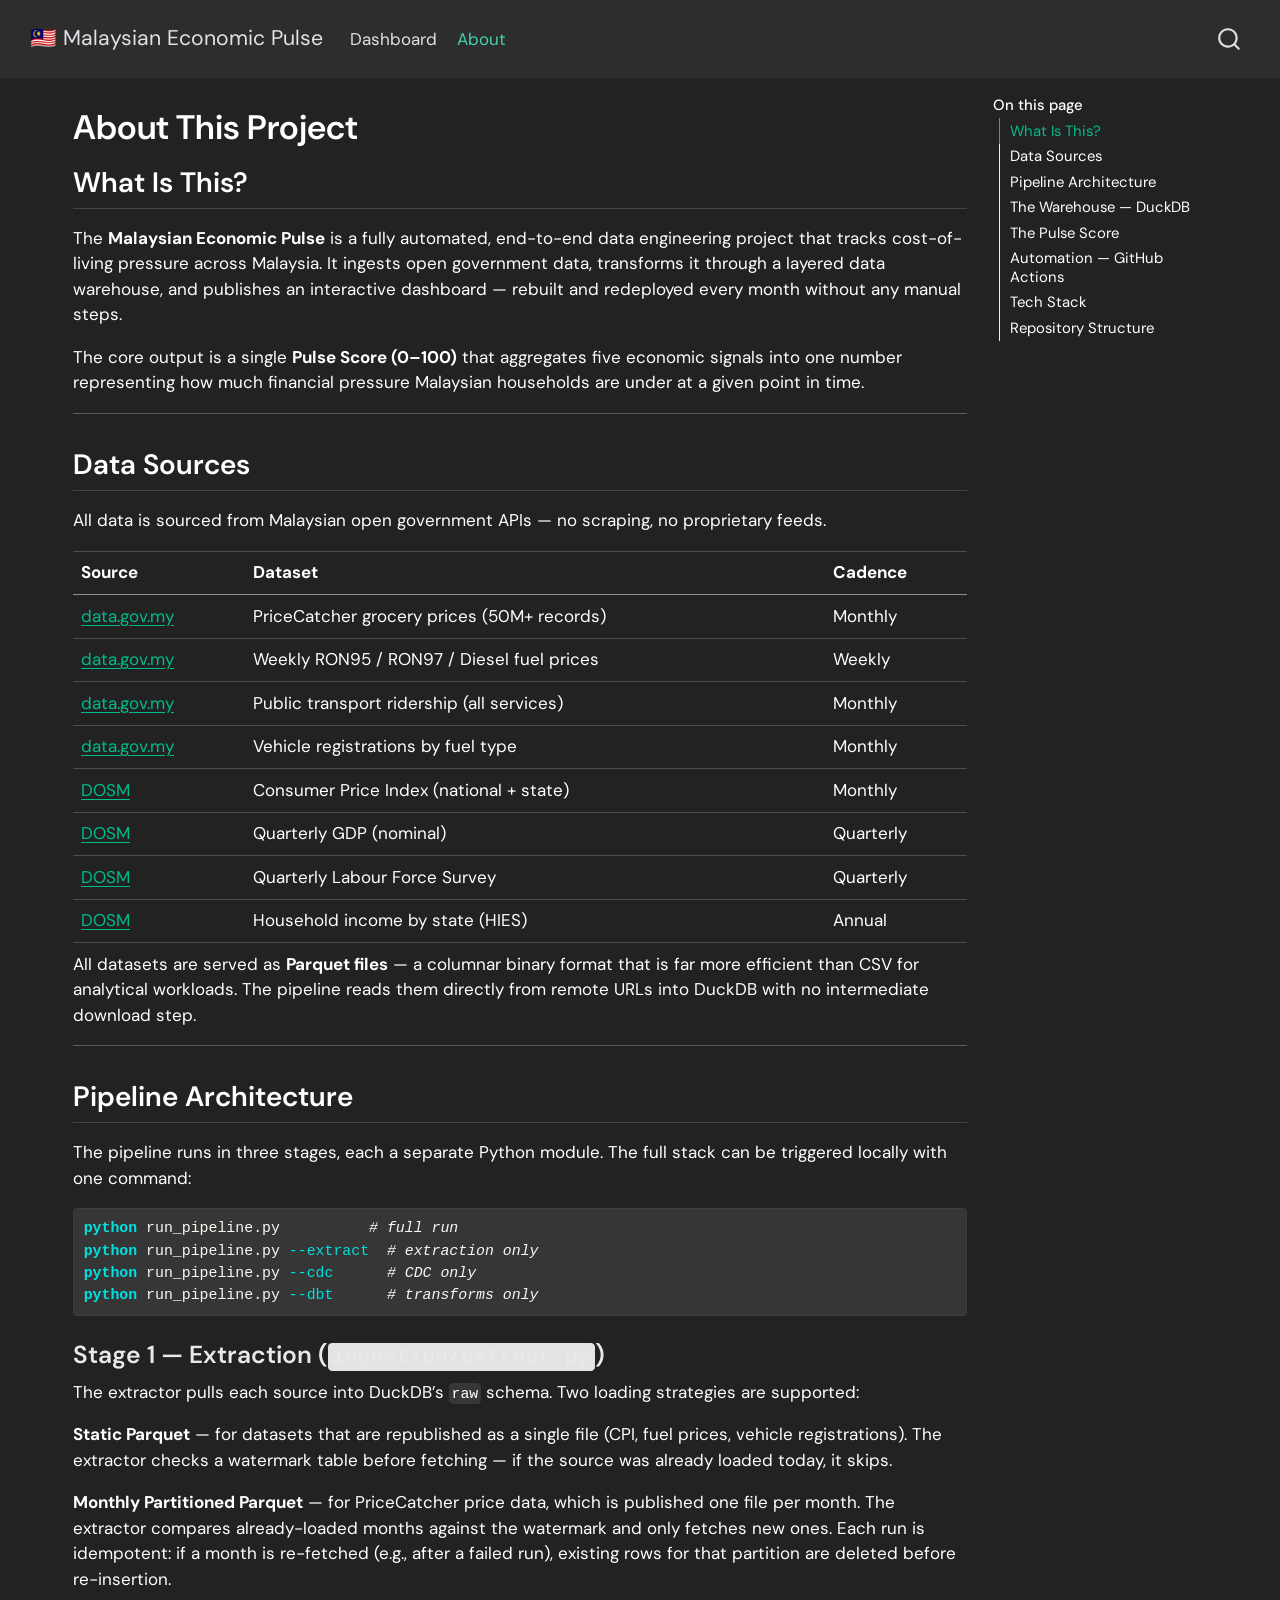
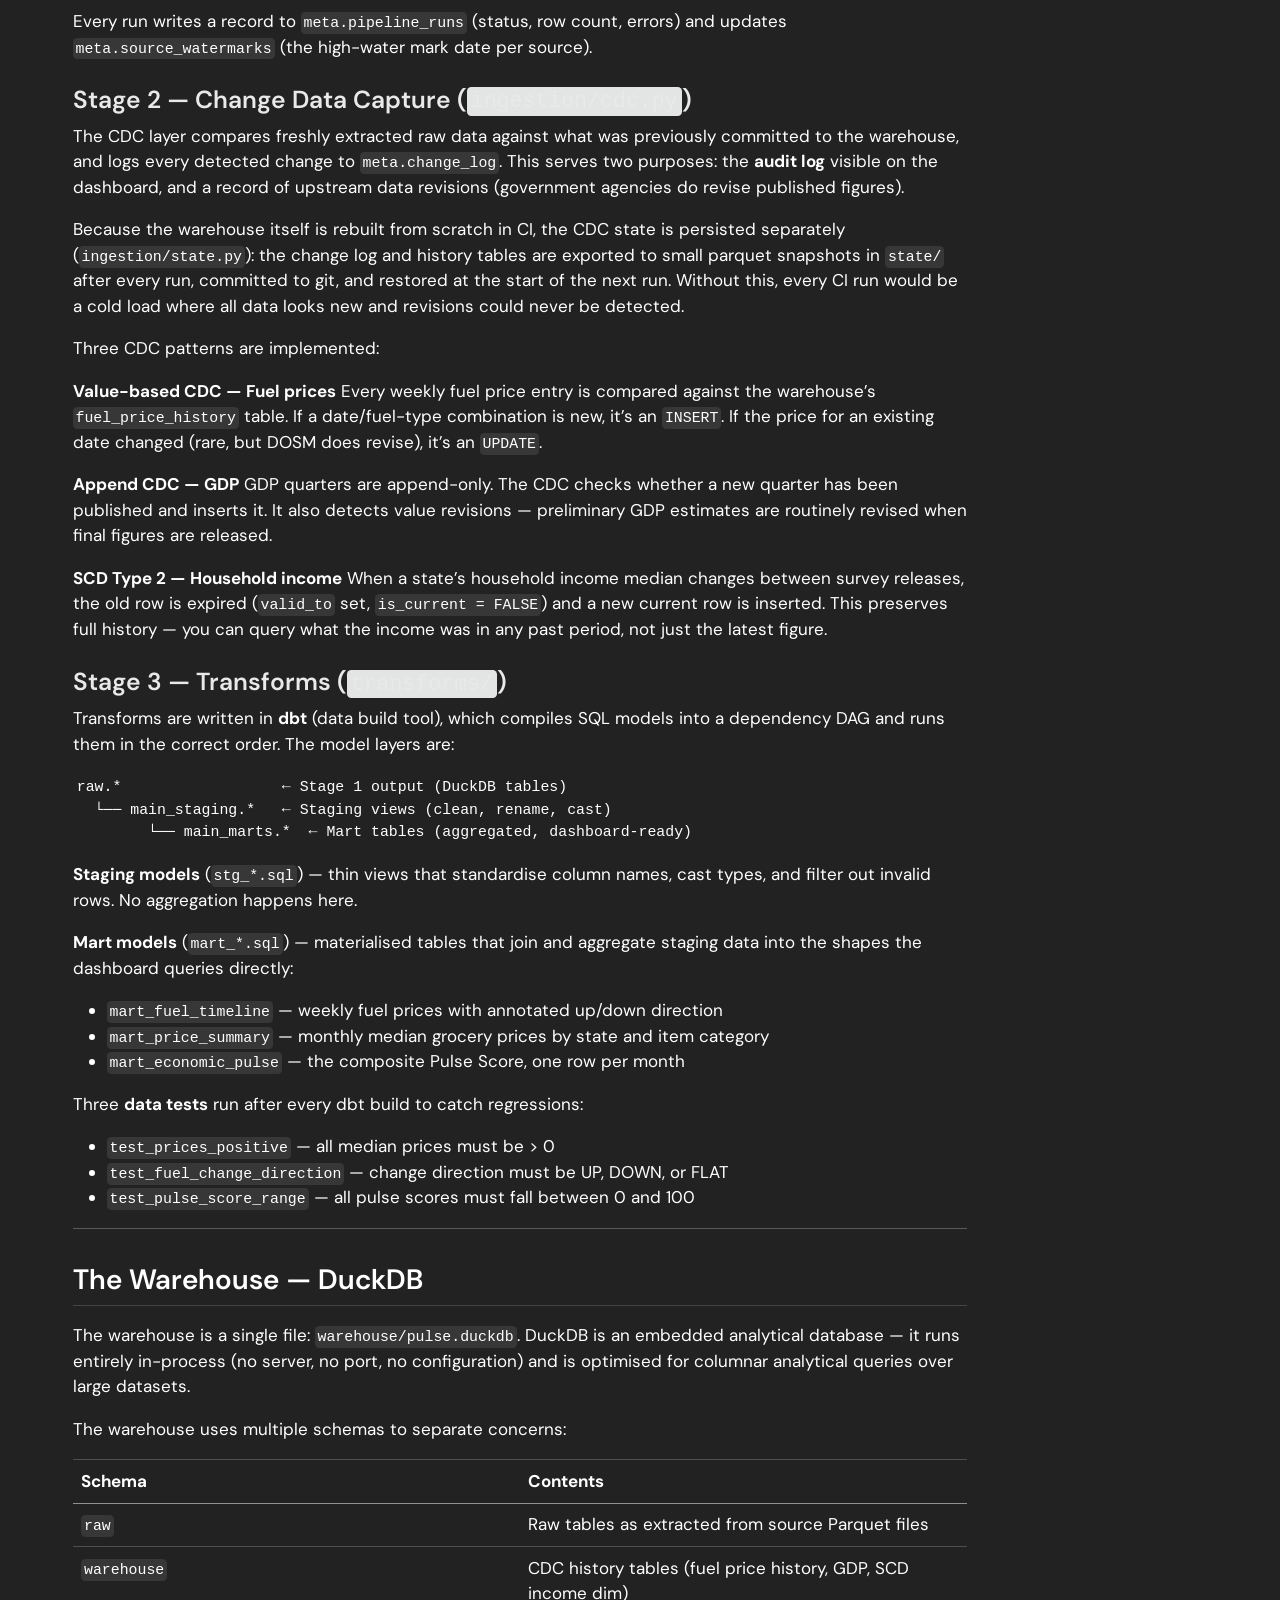
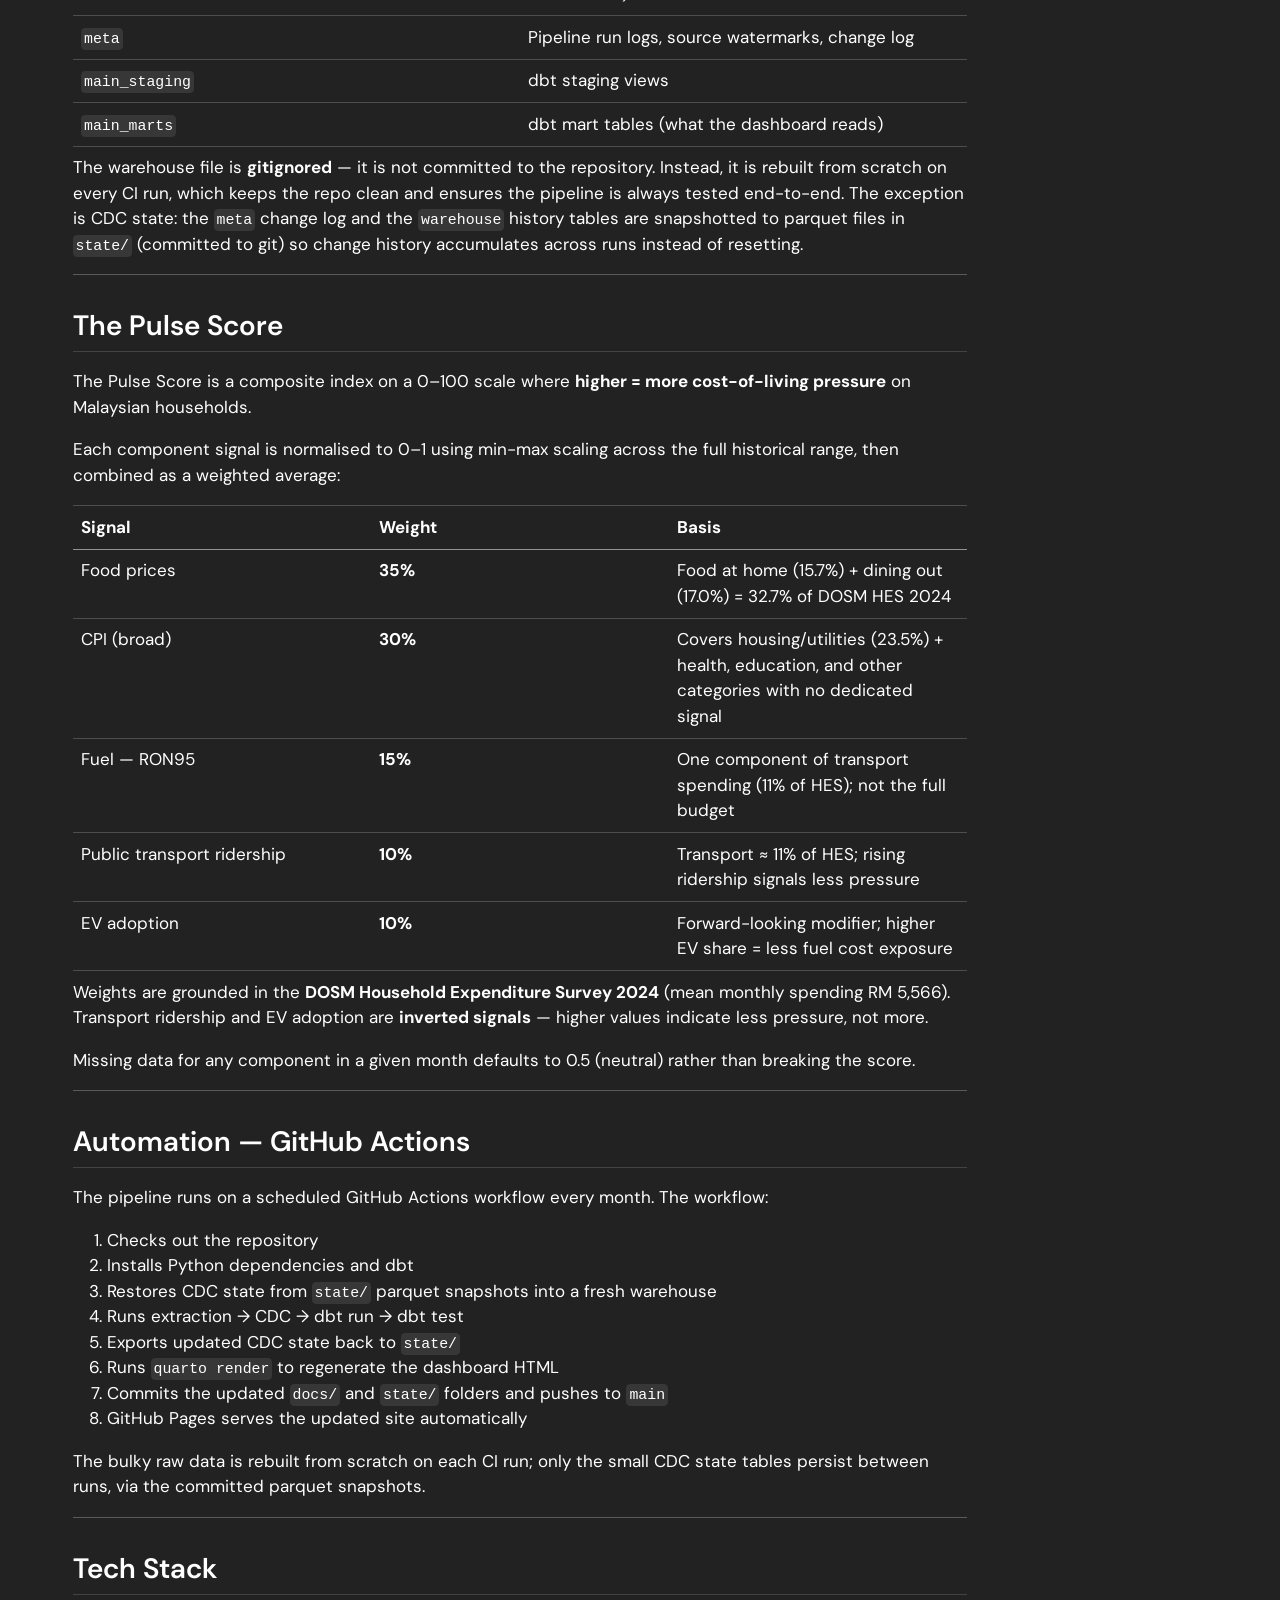
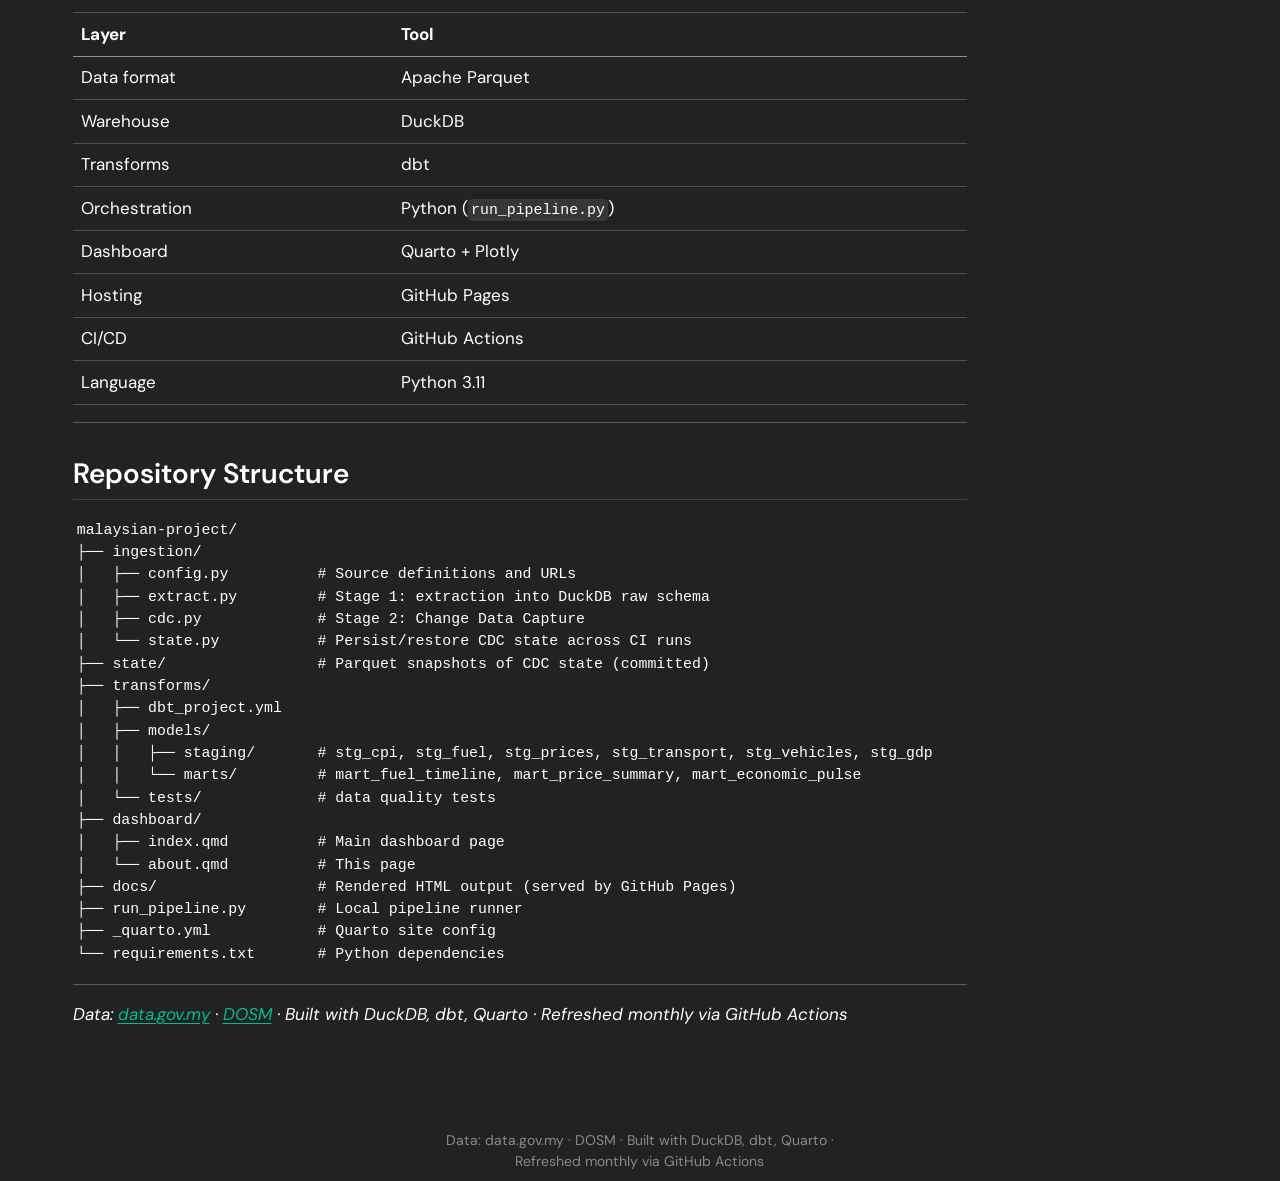
<file: dashboard/about.html>
<!DOCTYPE html>
<html xmlns="http://www.w3.org/1999/xhtml" lang="en" xml:lang="en"><head>

<meta charset="utf-8">
<meta name="generator" content="quarto-1.11.9">

<meta name="viewport" content="width=device-width, initial-scale=1.0, user-scalable=yes">


<title>About This Project – Malaysian Economic Pulse</title>
<style>
/* Default styles provided by pandoc.
** See https://pandoc.org/MANUAL.html#variables-for-html for config info.
*/
span.smallcaps{font-variant: small-caps;}
div.columns{display: flex; gap: 1.5em;}
div.column{flex: auto;}
@media screen {
div.columns{gap: min(4vw, 1.5em);}
div.column{overflow-x: auto;}
}
div.hanging-indent{margin-left: 1.5em; text-indent: -1.5em;}
ul.task-list{list-style: none;}
ul.task-list li input[type="checkbox"] {
  width: 0.8em;
  margin: 0 0.8em 0.2em -1em; /* quarto-specific, see https://github.com/quarto-dev/quarto-cli/issues/4556 */ 
  vertical-align: middle;
}
/* CSS for syntax highlighting */
html { -webkit-text-size-adjust: 100%; }
pre > code.sourceCode { white-space: pre; position: relative; }
pre > code.sourceCode > span { display: inline-block; line-height: 1.25; }
pre > code.sourceCode > span:empty { height: 1.2em; }
.sourceCode { overflow: visible; }
code.sourceCode > span { color: inherit; text-decoration: inherit; }
div.sourceCode { margin: 1em 0; }
pre.sourceCode { margin: 0; }
@media screen {
div.sourceCode { overflow: auto; }
}
@media print {
pre > code.sourceCode { white-space: pre-wrap; }
pre > code.sourceCode > span { text-indent: -5em; padding-left: 5em; }
}
pre.numberSource code
  { counter-reset: source-line 0; }
pre.numberSource code > span
  { position: relative; left: -4em; counter-increment: source-line; }
pre.numberSource code > span > a:first-child::before
  { content: counter(source-line);
    position: relative; left: -1em; text-align: right; vertical-align: baseline;
    border: none; display: inline-block;
    -webkit-touch-callout: none; -webkit-user-select: none;
    -khtml-user-select: none; -moz-user-select: none;
    -ms-user-select: none; user-select: none;
    padding: 0 4px; width: 4em;
  }
pre.numberSource { margin-left: 3em;  padding-left: 4px; }
div.sourceCode
  {   }
@media screen {
pre > code.sourceCode > span > a:first-child::before { text-decoration: underline; }
}
</style>


<script src="../site_libs/quarto-nav/quarto-nav.js"></script>
<script src="../site_libs/quarto-nav/headroom.min.js"></script>
<script src="../site_libs/clipboard/clipboard.min.js"></script>
<script src="../site_libs/quarto-search/autocomplete.umd.js"></script>
<script src="../site_libs/quarto-search/fuse.min.js"></script>
<script src="../site_libs/quarto-search/quarto-search.js"></script>
<meta name="quarto:offset" content="../">
<script src="../site_libs/quarto-html/quarto.js" type="module"></script>
<script src="../site_libs/quarto-html/tabsets/tabsets.js" type="module"></script>
<script src="../site_libs/quarto-html/scrollable-regions/scrollable-regions.js" type="module"></script>
<script src="../site_libs/quarto-html/popper.min.js"></script>
<script src="../site_libs/quarto-html/tippy.umd.min.js"></script>
<script src="../site_libs/quarto-html/anchor.min.js"></script>
<link href="../site_libs/quarto-html/tippy.css" rel="stylesheet">
<link href="../site_libs/quarto-html/quarto-syntax-highlighting-dark-447e42e69aaa9833c0ba1b986f430b20.css" rel="stylesheet" id="quarto-text-highlighting-styles">
<script src="../site_libs/bootstrap/bootstrap.min.js"></script>
<link href="../site_libs/bootstrap/bootstrap-icons.css" rel="stylesheet">
<link href="../site_libs/bootstrap/bootstrap-3c95fa9ea38ad019af884ae3f0fc9e51.min.css" rel="stylesheet" append-hash="true" id="quarto-bootstrap" data-mode="dark">
<script id="quarto-search-options" type="application/json">{
  "location": "navbar",
  "copy-button": false,
  "collapse-after": 3,
  "panel-placement": "end",
  "type": "overlay",
  "limit": 50,
  "keyboard-shortcut": [
    "f",
    "/",
    "s"
  ],
  "show-item-context": false,
  "language": {
    "search-no-results-text": "No results",
    "search-matching-documents-text": "matching documents",
    "search-copy-link-title": "Copy link to search",
    "search-hide-matches-text": "Hide additional matches",
    "search-more-match-text": "more match in this document",
    "search-more-matches-text": "more matches in this document",
    "search-clear-button-title": "Clear",
    "search-text-placeholder": "",
    "search-detached-cancel-button-title": "Cancel",
    "search-submit-button-title": "Submit",
    "search-label": "Search"
  }
}</script>
<style>
  @import url('https://fonts.googleapis.com/css2?family=DM+Serif+Display:ital@0;1&family=DM+Sans:wght@300;400;500;600&display=swap');
  body { font-family: 'DM Sans', sans-serif; }
</style>


</head>

<body class="nav-fixed quarto-light"><a id="quarto-skip-link" class="visually-hidden-focusable" href="#quarto-document-content">Skip to main content</a>

<div id="quarto-search-results"></div>
  <header id="quarto-header" class="headroom fixed-top">
    <nav class="navbar navbar-expand-lg " data-bs-theme="dark" aria-label="Site">
      <div class="navbar-container container-fluid">
      <div class="navbar-brand-container mx-auto">
    <a class="navbar-brand" href="../index.html">
    <span class="navbar-title">🇲🇾 Malaysian Economic Pulse</span>
    </a>
  </div>
          <button class="navbar-toggler" type="button" data-bs-toggle="collapse" data-bs-target="#navbarCollapse" aria-controls="navbarCollapse" aria-expanded="false" aria-label="Toggle navigation" onclick="if (window.quartoToggleHeadroom) { window.quartoToggleHeadroom(); }">
  <span class="navbar-toggler-icon"></span>
</button>
          <div class="collapse navbar-collapse" id="navbarCollapse">
            <ul class="navbar-nav navbar-nav-scroll me-auto">
  <li class="nav-item">
    <a class="nav-link" href="../dashboard/index.html"> 
<span class="menu-text">Dashboard</span></a>
  </li>  
  <li class="nav-item">
    <a class="nav-link active" href="../dashboard/about.html" aria-current="page"> 
<span class="menu-text">About</span></a>
  </li>  
</ul>
          </div> <!-- /navcollapse -->
            <div class="quarto-navbar-tools">
</div>
            <div id="quarto-search" class="" title="Search"></div>
      </div> <!-- /container-fluid -->
    </nav>
</header>
<!-- content -->
<div id="quarto-content" class="quarto-container page-columns page-rows-contents page-layout-full page-navbar">
<!-- sidebar -->
<!-- margin-sidebar -->
    <div id="quarto-margin-sidebar" class="sidebar margin-sidebar">
        <nav id="TOC" role="doc-toc" aria-labelledby="toc-title" class="toc-active">
    <h2 id="toc-title">On this page</h2>
   
  <ul>
  <li><a href="#what-is-this" id="toc-what-is-this" class="nav-link active" data-scroll-target="#what-is-this">What Is This?</a></li>
  <li><a href="#data-sources" id="toc-data-sources" class="nav-link" data-scroll-target="#data-sources">Data Sources</a></li>
  <li><a href="#pipeline-architecture" id="toc-pipeline-architecture" class="nav-link" data-scroll-target="#pipeline-architecture">Pipeline Architecture</a>
  <ul class="collapse">
  <li><a href="#stage-1-extraction-ingestionextract.py" id="toc-stage-1-extraction-ingestionextract.py" class="nav-link" data-scroll-target="#stage-1-extraction-ingestionextract.py">Stage 1 — Extraction (<code>ingestion/extract.py</code>)</a></li>
  <li><a href="#stage-2-change-data-capture-ingestioncdc.py" id="toc-stage-2-change-data-capture-ingestioncdc.py" class="nav-link" data-scroll-target="#stage-2-change-data-capture-ingestioncdc.py">Stage 2 — Change Data Capture (<code>ingestion/cdc.py</code>)</a></li>
  <li><a href="#stage-3-transforms-transforms" id="toc-stage-3-transforms-transforms" class="nav-link" data-scroll-target="#stage-3-transforms-transforms">Stage 3 — Transforms (<code>transforms/</code>)</a></li>
  </ul></li>
  <li><a href="#the-warehouse-duckdb" id="toc-the-warehouse-duckdb" class="nav-link" data-scroll-target="#the-warehouse-duckdb">The Warehouse — DuckDB</a></li>
  <li><a href="#the-pulse-score" id="toc-the-pulse-score" class="nav-link" data-scroll-target="#the-pulse-score">The Pulse Score</a></li>
  <li><a href="#automation-github-actions" id="toc-automation-github-actions" class="nav-link" data-scroll-target="#automation-github-actions">Automation — GitHub Actions</a></li>
  <li><a href="#tech-stack" id="toc-tech-stack" class="nav-link" data-scroll-target="#tech-stack">Tech Stack</a></li>
  <li><a href="#repository-structure" id="toc-repository-structure" class="nav-link" data-scroll-target="#repository-structure">Repository Structure</a></li>
  </ul>
</nav>
    </div>
<!-- main -->
<main class="content column-page-left" id="quarto-document-content" tabindex="-1">

<header id="title-block-header" class="quarto-title-block default">
<div class="quarto-title">
<h1 class="title">About This Project</h1>
</div>



<div class="quarto-title-meta column-page-left">

    
  
    
  </div>
  


</header>


<section id="what-is-this" class="level2">
<h2 class="anchored" data-anchor-id="what-is-this">What Is This?</h2>
<p>The <strong>Malaysian Economic Pulse</strong> is a fully automated, end-to-end data engineering project that tracks cost-of-living pressure across Malaysia. It ingests open government data, transforms it through a layered data warehouse, and publishes an interactive dashboard — rebuilt and redeployed every month without any manual steps.</p>
<p>The core output is a single <strong>Pulse Score (0–100)</strong> that aggregates five economic signals into one number representing how much financial pressure Malaysian households are under at a given point in time.</p>
<hr>
</section>
<section id="data-sources" class="level2">
<h2 class="anchored" data-anchor-id="data-sources">Data Sources</h2>
<p>All data is sourced from Malaysian open government APIs — no scraping, no proprietary feeds.</p>
<table class="caption-top table">
<thead>
<tr class="header">
<th>Source</th>
<th>Dataset</th>
<th>Cadence</th>
</tr>
</thead>
<tbody>
<tr class="odd">
<td><a href="https://data.gov.my">data.gov.my</a></td>
<td>PriceCatcher grocery prices (50M+ records)</td>
<td>Monthly</td>
</tr>
<tr class="even">
<td><a href="https://data.gov.my">data.gov.my</a></td>
<td>Weekly RON95 / RON97 / Diesel fuel prices</td>
<td>Weekly</td>
</tr>
<tr class="odd">
<td><a href="https://data.gov.my">data.gov.my</a></td>
<td>Public transport ridership (all services)</td>
<td>Monthly</td>
</tr>
<tr class="even">
<td><a href="https://data.gov.my">data.gov.my</a></td>
<td>Vehicle registrations by fuel type</td>
<td>Monthly</td>
</tr>
<tr class="odd">
<td><a href="https://dosm.gov.my">DOSM</a></td>
<td>Consumer Price Index (national + state)</td>
<td>Monthly</td>
</tr>
<tr class="even">
<td><a href="https://dosm.gov.my">DOSM</a></td>
<td>Quarterly GDP (nominal)</td>
<td>Quarterly</td>
</tr>
<tr class="odd">
<td><a href="https://dosm.gov.my">DOSM</a></td>
<td>Quarterly Labour Force Survey</td>
<td>Quarterly</td>
</tr>
<tr class="even">
<td><a href="https://dosm.gov.my">DOSM</a></td>
<td>Household income by state (HIES)</td>
<td>Annual</td>
</tr>
</tbody>
</table>
<p>All datasets are served as <strong>Parquet files</strong> — a columnar binary format that is far more efficient than CSV for analytical workloads. The pipeline reads them directly from remote URLs into DuckDB with no intermediate download step.</p>
<hr>
</section>
<section id="pipeline-architecture" class="level2">
<h2 class="anchored" data-anchor-id="pipeline-architecture">Pipeline Architecture</h2>
<p>The pipeline runs in three stages, each a separate Python module. The full stack can be triggered locally with one command:</p>
<div class="code-copy-outer-scaffold"><div class="sourceCode" id="cb1"><pre class="sourceCode bash code-with-copy"><code class="sourceCode bash"><span id="cb1-1"><a href="#cb1-1" aria-hidden="true" tabindex="-1"></a><span class="ex">python</span> run_pipeline.py          <span class="co"># full run</span></span>
<span id="cb1-2"><a href="#cb1-2" aria-hidden="true" tabindex="-1"></a><span class="ex">python</span> run_pipeline.py <span class="at">--extract</span>  <span class="co"># extraction only</span></span>
<span id="cb1-3"><a href="#cb1-3" aria-hidden="true" tabindex="-1"></a><span class="ex">python</span> run_pipeline.py <span class="at">--cdc</span>      <span class="co"># CDC only</span></span>
<span id="cb1-4"><a href="#cb1-4" aria-hidden="true" tabindex="-1"></a><span class="ex">python</span> run_pipeline.py <span class="at">--dbt</span>      <span class="co"># transforms only</span></span></code></pre></div><button title="Copy to Clipboard" class="code-copy-button"><i class="bi"></i></button></div>
<section id="stage-1-extraction-ingestionextract.py" class="level3">
<h3 class="anchored" data-anchor-id="stage-1-extraction-ingestionextract.py">Stage 1 — Extraction (<code>ingestion/extract.py</code>)</h3>
<p>The extractor pulls each source into DuckDB’s <code>raw</code> schema. Two loading strategies are supported:</p>
<p><strong>Static Parquet</strong> — for datasets that are republished as a single file (CPI, fuel prices, vehicle registrations). The extractor checks a watermark table before fetching — if the source was already loaded today, it skips.</p>
<p><strong>Monthly Partitioned Parquet</strong> — for PriceCatcher price data, which is published one file per month. The extractor compares already-loaded months against the watermark and only fetches new ones. Each run is idempotent: if a month is re-fetched (e.g., after a failed run), existing rows for that partition are deleted before re-insertion.</p>
<p>Every run writes a record to <code>meta.pipeline_runs</code> (status, row count, errors) and updates <code>meta.source_watermarks</code> (the high-water mark date per source).</p>
</section>
<section id="stage-2-change-data-capture-ingestioncdc.py" class="level3">
<h3 class="anchored" data-anchor-id="stage-2-change-data-capture-ingestioncdc.py">Stage 2 — Change Data Capture (<code>ingestion/cdc.py</code>)</h3>
<p>The CDC layer compares freshly extracted raw data against what was previously committed to the warehouse, and logs every detected change to <code>meta.change_log</code>. This serves two purposes: the <strong>audit log</strong> visible on the dashboard, and a record of upstream data revisions (government agencies do revise published figures).</p>
<p>Because the warehouse itself is rebuilt from scratch in CI, the CDC state is persisted separately (<code>ingestion/state.py</code>): the change log and history tables are exported to small parquet snapshots in <code>state/</code> after every run, committed to git, and restored at the start of the next run. Without this, every CI run would be a cold load where all data looks new and revisions could never be detected.</p>
<p>Three CDC patterns are implemented:</p>
<p><strong>Value-based CDC — Fuel prices</strong> Every weekly fuel price entry is compared against the warehouse’s <code>fuel_price_history</code> table. If a date/fuel-type combination is new, it’s an <code>INSERT</code>. If the price for an existing date changed (rare, but DOSM does revise), it’s an <code>UPDATE</code>.</p>
<p><strong>Append CDC — GDP</strong> GDP quarters are append-only. The CDC checks whether a new quarter has been published and inserts it. It also detects value revisions — preliminary GDP estimates are routinely revised when final figures are released.</p>
<p><strong>SCD Type 2 — Household income</strong> When a state’s household income median changes between survey releases, the old row is expired (<code>valid_to</code> set, <code>is_current = FALSE</code>) and a new current row is inserted. This preserves full history — you can query what the income was in any past period, not just the latest figure.</p>
</section>
<section id="stage-3-transforms-transforms" class="level3">
<h3 class="anchored" data-anchor-id="stage-3-transforms-transforms">Stage 3 — Transforms (<code>transforms/</code>)</h3>
<p>Transforms are written in <strong>dbt</strong> (data build tool), which compiles SQL models into a dependency DAG and runs them in the correct order. The model layers are:</p>
<pre><code>raw.*                  ← Stage 1 output (DuckDB tables)
  └── main_staging.*   ← Staging views (clean, rename, cast)
        └── main_marts.*  ← Mart tables (aggregated, dashboard-ready)</code></pre>
<p><strong>Staging models</strong> (<code>stg_*.sql</code>) — thin views that standardise column names, cast types, and filter out invalid rows. No aggregation happens here.</p>
<p><strong>Mart models</strong> (<code>mart_*.sql</code>) — materialised tables that join and aggregate staging data into the shapes the dashboard queries directly:</p>
<ul>
<li><code>mart_fuel_timeline</code> — weekly fuel prices with annotated up/down direction</li>
<li><code>mart_price_summary</code> — monthly median grocery prices by state and item category</li>
<li><code>mart_economic_pulse</code> — the composite Pulse Score, one row per month</li>
</ul>
<p>Three <strong>data tests</strong> run after every dbt build to catch regressions:</p>
<ul>
<li><code>test_prices_positive</code> — all median prices must be &gt; 0</li>
<li><code>test_fuel_change_direction</code> — change direction must be UP, DOWN, or FLAT</li>
<li><code>test_pulse_score_range</code> — all pulse scores must fall between 0 and 100</li>
</ul>
<hr>
</section>
</section>
<section id="the-warehouse-duckdb" class="level2">
<h2 class="anchored" data-anchor-id="the-warehouse-duckdb">The Warehouse — DuckDB</h2>
<p>The warehouse is a single file: <code>warehouse/pulse.duckdb</code>. DuckDB is an embedded analytical database — it runs entirely in-process (no server, no port, no configuration) and is optimised for columnar analytical queries over large datasets.</p>
<p>The warehouse uses multiple schemas to separate concerns:</p>
<table class="caption-top table">
<colgroup>
<col style="width: 50%">
<col style="width: 50%">
</colgroup>
<thead>
<tr class="header">
<th>Schema</th>
<th>Contents</th>
</tr>
</thead>
<tbody>
<tr class="odd">
<td><code>raw</code></td>
<td>Raw tables as extracted from source Parquet files</td>
</tr>
<tr class="even">
<td><code>warehouse</code></td>
<td>CDC history tables (fuel price history, GDP, SCD income dim)</td>
</tr>
<tr class="odd">
<td><code>meta</code></td>
<td>Pipeline run logs, source watermarks, change log</td>
</tr>
<tr class="even">
<td><code>main_staging</code></td>
<td>dbt staging views</td>
</tr>
<tr class="odd">
<td><code>main_marts</code></td>
<td>dbt mart tables (what the dashboard reads)</td>
</tr>
</tbody>
</table>
<p>The warehouse file is <strong>gitignored</strong> — it is not committed to the repository. Instead, it is rebuilt from scratch on every CI run, which keeps the repo clean and ensures the pipeline is always tested end-to-end. The exception is CDC state: the <code>meta</code> change log and the <code>warehouse</code> history tables are snapshotted to parquet files in <code>state/</code> (committed to git) so change history accumulates across runs instead of resetting.</p>
<hr>
</section>
<section id="the-pulse-score" class="level2">
<h2 class="anchored" data-anchor-id="the-pulse-score">The Pulse Score</h2>
<p>The Pulse Score is a composite index on a 0–100 scale where <strong>higher = more cost-of-living pressure</strong> on Malaysian households.</p>
<p>Each component signal is normalised to 0–1 using min-max scaling across the full historical range, then combined as a weighted average:</p>
<table class="caption-top table">
<colgroup>
<col style="width: 33%">
<col style="width: 33%">
<col style="width: 33%">
</colgroup>
<thead>
<tr class="header">
<th>Signal</th>
<th>Weight</th>
<th>Basis</th>
</tr>
</thead>
<tbody>
<tr class="odd">
<td>Food prices</td>
<td><strong>35%</strong></td>
<td>Food at home (15.7%) + dining out (17.0%) = 32.7% of DOSM HES 2024</td>
</tr>
<tr class="even">
<td>CPI (broad)</td>
<td><strong>30%</strong></td>
<td>Covers housing/utilities (23.5%) + health, education, and other categories with no dedicated signal</td>
</tr>
<tr class="odd">
<td>Fuel — RON95</td>
<td><strong>15%</strong></td>
<td>One component of transport spending (11% of HES); not the full budget</td>
</tr>
<tr class="even">
<td>Public transport ridership</td>
<td><strong>10%</strong></td>
<td>Transport ≈ 11% of HES; rising ridership signals less pressure</td>
</tr>
<tr class="odd">
<td>EV adoption</td>
<td><strong>10%</strong></td>
<td>Forward-looking modifier; higher EV share = less fuel cost exposure</td>
</tr>
</tbody>
</table>
<p>Weights are grounded in the <strong>DOSM Household Expenditure Survey 2024</strong> (mean monthly spending RM 5,566). Transport ridership and EV adoption are <strong>inverted signals</strong> — higher values indicate less pressure, not more.</p>
<p>Missing data for any component in a given month defaults to 0.5 (neutral) rather than breaking the score.</p>
<hr>
</section>
<section id="automation-github-actions" class="level2">
<h2 class="anchored" data-anchor-id="automation-github-actions">Automation — GitHub Actions</h2>
<p>The pipeline runs on a scheduled GitHub Actions workflow every month. The workflow:</p>
<ol type="1">
<li>Checks out the repository</li>
<li>Installs Python dependencies and dbt</li>
<li>Restores CDC state from <code>state/</code> parquet snapshots into a fresh warehouse</li>
<li>Runs extraction → CDC → dbt run → dbt test</li>
<li>Exports updated CDC state back to <code>state/</code></li>
<li>Runs <code>quarto render</code> to regenerate the dashboard HTML</li>
<li>Commits the updated <code>docs/</code> and <code>state/</code> folders and pushes to <code>main</code></li>
<li>GitHub Pages serves the updated site automatically</li>
</ol>
<p>The bulky raw data is rebuilt from scratch on each CI run; only the small CDC state tables persist between runs, via the committed parquet snapshots.</p>
<hr>
</section>
<section id="tech-stack" class="level2">
<h2 class="anchored" data-anchor-id="tech-stack">Tech Stack</h2>
<table class="caption-top table">
<thead>
<tr class="header">
<th>Layer</th>
<th>Tool</th>
</tr>
</thead>
<tbody>
<tr class="odd">
<td>Data format</td>
<td>Apache Parquet</td>
</tr>
<tr class="even">
<td>Warehouse</td>
<td>DuckDB</td>
</tr>
<tr class="odd">
<td>Transforms</td>
<td>dbt</td>
</tr>
<tr class="even">
<td>Orchestration</td>
<td>Python (<code>run_pipeline.py</code>)</td>
</tr>
<tr class="odd">
<td>Dashboard</td>
<td>Quarto + Plotly</td>
</tr>
<tr class="even">
<td>Hosting</td>
<td>GitHub Pages</td>
</tr>
<tr class="odd">
<td>CI/CD</td>
<td>GitHub Actions</td>
</tr>
<tr class="even">
<td>Language</td>
<td>Python 3.11</td>
</tr>
</tbody>
</table>
<hr>
</section>
<section id="repository-structure" class="level2">
<h2 class="anchored" data-anchor-id="repository-structure">Repository Structure</h2>
<pre><code>malaysian-project/
├── ingestion/
│   ├── config.py          # Source definitions and URLs
│   ├── extract.py         # Stage 1: extraction into DuckDB raw schema
│   ├── cdc.py             # Stage 2: Change Data Capture
│   └── state.py           # Persist/restore CDC state across CI runs
├── state/                 # Parquet snapshots of CDC state (committed)
├── transforms/
│   ├── dbt_project.yml
│   ├── models/
│   │   ├── staging/       # stg_cpi, stg_fuel, stg_prices, stg_transport, stg_vehicles, stg_gdp
│   │   └── marts/         # mart_fuel_timeline, mart_price_summary, mart_economic_pulse
│   └── tests/             # data quality tests
├── dashboard/
│   ├── index.qmd          # Main dashboard page
│   └── about.qmd          # This page
├── docs/                  # Rendered HTML output (served by GitHub Pages)
├── run_pipeline.py        # Local pipeline runner
├── _quarto.yml            # Quarto site config
└── requirements.txt       # Python dependencies</code></pre>
<hr>
<p><em>Data: <a href="https://data.gov.my">data.gov.my</a> · <a href="https://dosm.gov.my">DOSM</a> · Built with DuckDB, dbt, Quarto · Refreshed monthly via GitHub Actions</em></p>


</section>

</main> <!-- /main -->
<script id="quarto-html-after-body" type="application/javascript">
  window.document.addEventListener("DOMContentLoaded", function (event) {
    const icon = "";
    const anchorJS = new window.AnchorJS();
    anchorJS.options = {
      placement: 'right',
      icon: icon
    };
    anchorJS.add('.anchored');
    const isCodeAnnotation = (el) => {
      for (const clz of el.classList) {
        if (clz.startsWith('code-annotation-')) {                     
          return true;
        }
      }
      return false;
    }
    const onCopySuccess = function(e) {
      // button target
      const button = e.trigger;
      // don't keep focus
      button.blur();
      // flash "checked"
      button.classList.add('code-copy-button-checked');
      var currentTitle = button.getAttribute("title");
      button.setAttribute("title", "Copied!");
      let tooltip;
      if (window.bootstrap) {
        button.setAttribute("data-bs-toggle", "tooltip");
        button.setAttribute("data-bs-placement", "left");
        button.setAttribute("data-bs-title", "Copied!");
        tooltip = new bootstrap.Tooltip(button, 
          { trigger: "manual", 
            customClass: "code-copy-button-tooltip",
            offset: [0, -8]});
        tooltip.show();    
      }
      setTimeout(function() {
        if (tooltip) {
          tooltip.hide();
          button.removeAttribute("data-bs-title");
          button.removeAttribute("data-bs-toggle");
          button.removeAttribute("data-bs-placement");
        }
        button.setAttribute("title", currentTitle);
        button.classList.remove('code-copy-button-checked');
      }, 1000);
      // clear code selection
      e.clearSelection();
    }
    const getTextToCopy = function(trigger) {
      const outerScaffold = trigger.parentElement.cloneNode(true);
      const codeEl = outerScaffold.querySelector('code');
      for (const childEl of codeEl.children) {
        if (isCodeAnnotation(childEl)) {
          childEl.remove();
        }
      }
      return codeEl.innerText;
    }
    const clipboard = new window.ClipboardJS('.code-copy-button:not([data-in-quarto-modal])', {
      text: getTextToCopy
    });
    clipboard.on('success', onCopySuccess);
    if (window.document.getElementById('quarto-embedded-source-code-modal')) {
      const clipboardModal = new window.ClipboardJS('.code-copy-button[data-in-quarto-modal]', {
        text: getTextToCopy,
        container: window.document.getElementById('quarto-embedded-source-code-modal')
      });
      clipboardModal.on('success', onCopySuccess);
    }
      var localhostRegex = new RegExp(/^(?:http|https):\/\/localhost\:?[0-9]*\//);
      var mailtoRegex = new RegExp(/^mailto:/);
        var filterRegex = new RegExp('/' + window.location.host + '/');
      var isInternal = (href) => {
          return filterRegex.test(href) || localhostRegex.test(href) || mailtoRegex.test(href);
      }
      // Inspect non-navigation links and adorn them if external
      window.quartoDecorateExternalLinks = function (root) {
     var links = (root || window.document).querySelectorAll('a[href]:not(.nav-link):not(.navbar-brand):not(.toc-action):not(.sidebar-link):not(.sidebar-item-toggle):not(.pagination-link):not(.no-external):not([aria-hidden]):not(.dropdown-item):not(.quarto-navigation-tool):not(.about-link)');
      for (var i=0; i<links.length; i++) {
        const link = links[i];
        if (!isInternal(link.href)) {
          // undo the damage that might have been done by quarto-nav.js in the case of
          // links that we want to consider external
          if (link.dataset.originalHref !== undefined) {
            link.href = link.dataset.originalHref;
          }
          if (!link.classList.contains('no-external-icon')) {
          }
        }
      }
      };
      window.quartoDecorateExternalLinks(window.document);
    // Esc closes the popup (WCAG 1.4.13) and focus leaving both trigger and
    // popup closes it (WCAG 2.4.11); tippy handles neither for interactive popups.
    const hideOnEscAndFocusOut = {
      name: 'hideOnEscAndFocusOut',
      defaultValue: true,
      fn(instance) {
        const dismiss = () => {
          // A show scheduled by the trigger delay would otherwise reopen it
          instance.clearDelayTimeouts();
          instance.hide();
        };
        const onKeyDown = (event) => {
          if (event.key !== 'Escape') {
            return;
          }
          // Keep Esc from also reaching page handlers (e.g. reveal.js overview),
          // except an open reveal.js slide menu, which Esc should close too.
          // The menu handles keys only when its keyboard option is on.
          const menuHandlesEsc = window.Reveal?.getPlugin?.('menu')?.isOpen() &&
            window.Reveal.getConfig().menu?.keyboard !== false;
          if (!menuHandlesEsc) {
            event.stopPropagation();
          }
          if (instance.popper.contains(window.document.activeElement)) {
            // Disabled while refocusing so the focus trigger does not reopen it
            instance.disable();
            instance.reference.focus();
            instance.enable();
          }
          dismiss();
        };
        const onFocusOut = (event) => {
          const target = event.relatedTarget;
          if (target && !instance.reference.contains(target) &&
              !instance.popper.contains(target)) {
            dismiss();
          }
        };
        // On the trigger too: a click trigger (code-annotations: select) has no
        // blur handling. Attached for the instance's lifetime so leaving the
        // trigger also cancels a show still pending on the trigger delay.
        instance.reference.addEventListener('focusout', onFocusOut);
        return {
          onShow() {
            window.document.addEventListener('keydown', onKeyDown, true);
            instance.popper.addEventListener('focusout', onFocusOut);
          },
          onHide() {
            window.document.removeEventListener('keydown', onKeyDown, true);
            instance.popper.removeEventListener('focusout', onFocusOut);
          },
          onDestroy() {
            instance.reference.removeEventListener('focusout', onFocusOut);
          },
        };
      },
    };
    function tippyHover(el, contentFn, onTriggerFn, onUntriggerFn) {
      const config = {
        allowHTML: true,
        maxWidth: 500,
        delay: 100,
        arrow: false,
        appendTo: function(el) {
            return el.parentElement;
        },
        interactive: true,
        interactiveBorder: 10,
        theme: 'quarto',
        placement: 'bottom-start',
        plugins: [hideOnEscAndFocusOut],
      };
      if (contentFn) {
        config.content = contentFn;
      }
      if (onTriggerFn) {
        config.onTrigger = onTriggerFn;
      }
      if (onUntriggerFn) {
        config.onUntrigger = onUntriggerFn;
      }
      window.tippy(el, config); 
    }
    const noterefs = window.document.querySelectorAll('a[role="doc-noteref"]');
    for (var i=0; i<noterefs.length; i++) {
      const ref = noterefs[i];
      tippyHover(ref, function() {
        // use id or data attribute instead here
        let href = ref.getAttribute('data-footnote-href') || ref.getAttribute('href');
        try { href = new URL(href).hash; } catch {}
        const id = href.replace(/^#\/?/, "");
        const note = window.document.getElementById(id);
        if (note) {
          return note.innerHTML;
        } else {
          return "";
        }
      });
    }
    const xrefs = window.document.querySelectorAll('a.quarto-xref');
    const processXRef = (id, note) => {
      // Strip column container classes
      const stripColumnClz = (el) => {
        el.classList.remove("page-full", "page-columns");
        if (el.children) {
          for (const child of el.children) {
            stripColumnClz(child);
          }
        }
      }
      stripColumnClz(note)
      if (id === null || id.startsWith('sec-')) {
        // Special case sections, only their first couple elements
        const container = document.createElement("div");
        if (note.children && note.children.length > 2) {
          container.appendChild(note.children[0].cloneNode(true));
          for (let i = 1; i < note.children.length; i++) {
            const child = note.children[i];
            if (child.tagName === "P" && child.innerText === "") {
              continue;
            } else {
              container.appendChild(child.cloneNode(true));
              break;
            }
          }
          if (window.Quarto?.typesetMath) {
            window.Quarto.typesetMath(container);
          }
          return container.innerHTML
        } else {
          if (window.Quarto?.typesetMath) {
            window.Quarto.typesetMath(note);
          }
          return note.innerHTML;
        }
      } else {
        // Remove any anchor links if they are present
        const anchorLink = note.querySelector('a.anchorjs-link');
        if (anchorLink) {
          anchorLink.remove();
        }
        if (window.Quarto?.typesetMath) {
          window.Quarto.typesetMath(note);
        }
        if (note.classList.contains("callout")) {
          return note.outerHTML;
        } else {
          return note.innerHTML;
        }
      }
    }
    for (var i=0; i<xrefs.length; i++) {
      const xref = xrefs[i];
      tippyHover(xref, undefined, function(instance) {
        instance.disable();
        let url = xref.getAttribute('href');
        let hash = undefined; 
        if (url.startsWith('#')) {
          hash = url;
        } else {
          try { hash = new URL(url).hash; } catch {}
        }
        if (hash) {
          const id = hash.replace(/^#\/?/, "");
          const note = window.document.getElementById(id);
          if (note !== null) {
            try {
              const html = processXRef(id, note.cloneNode(true));
              instance.setContent(html);
            } finally {
              instance.enable();
              instance.show();
            }
          } else {
            // See if we can fetch this
            fetch(url.split('#')[0])
            .then(res => res.text())
            .then(html => {
              const parser = new DOMParser();
              const htmlDoc = parser.parseFromString(html, "text/html");
              const note = htmlDoc.getElementById(id);
              if (note !== null) {
                const html = processXRef(id, note);
                instance.setContent(html);
              } 
            }).finally(() => {
              instance.enable();
              instance.show();
            });
          }
        } else {
          // See if we can fetch a full url (with no hash to target)
          // This is a special case and we should probably do some content thinning / targeting
          fetch(url)
          .then(res => res.text())
          .then(html => {
            const parser = new DOMParser();
            const htmlDoc = parser.parseFromString(html, "text/html");
            const note = htmlDoc.querySelector('main.content');
            if (note !== null) {
              // This should only happen for chapter cross references
              // (since there is no id in the URL)
              // remove the first header
              if (note.children.length > 0 && note.children[0].tagName === "HEADER") {
                note.children[0].remove();
              }
              const html = processXRef(null, note);
              instance.setContent(html);
            } 
          }).finally(() => {
            instance.enable();
            instance.show();
          });
        }
      }, function(instance) {
      });
    }
        let selectedAnnoteEl;
        const selectorForAnnotation = ( cell, annotation) => {
          let cellAttr = 'data-code-cell="' + cell + '"';
          let lineAttr = 'data-code-annotation="' +  annotation + '"';
          const selector = 'span[' + cellAttr + '][' + lineAttr + ']';
          return selector;
        }
        const selectCodeLines = (annoteEl) => {
          const doc = window.document;
          const targetCell = annoteEl.getAttribute("data-target-cell");
          const targetAnnotation = annoteEl.getAttribute("data-target-annotation");
          const annoteSpan = window.document.querySelector(selectorForAnnotation(targetCell, targetAnnotation));
          const lines = annoteSpan.getAttribute("data-code-lines").split(",");
          const lineIds = lines.map((line) => {
            return targetCell + "-" + line;
          })
          // Each band is positioned against its own containing block, which is
          // not the offsetParent of the lines, so place it from client rects.
          const placeBand = (band, firstEl, lastEl, codeBlock) => {
            const container = band.offsetParent;
            if (container === null) {
              return;
            }
            const containerRect = container.getBoundingClientRect();
            // Reveal.js scales slides with a transform, so convert client
            // pixels back to the CSS pixels of the container.
            const scale = containerRect.height / container.offsetHeight || 1;
            const firstRect = firstEl.getBoundingClientRect();
            const lastRect = lastEl.getBoundingClientRect();
            const top = (firstRect.top - containerRect.top) / scale - container.clientTop + container.scrollTop;
            const height = (lastRect.bottom - firstRect.top) / scale;
            band.style.top = top - 2 + "px";
            band.style.height = height + 4 + "px";
            if (codeBlock) {
              // Without the copy button wrapper, the containing block is wider
              // than the code block, so span the code block explicitly.
              const blockRect = codeBlock.getBoundingClientRect();
              band.style.left = (blockRect.left - containerRect.left) / scale - container.clientLeft + container.scrollLeft + "px";
              band.style.width = blockRect.width / scale + "px";
            }
          };
          if (lineIds.length > 0) {
            const el = window.document.getElementById(lineIds[0]);
            const lastEl = window.document.getElementById(lineIds[lineIds.length - 1]);
            const parent = el.parentElement.parentElement;
            // cook up a div (if necessary) and position it
            let div = window.document.getElementById("code-annotation-line-highlight");
            if (div === null) {
              div = window.document.createElement("div");
              div.setAttribute("id", "code-annotation-line-highlight");
              div.style.position = 'absolute';
              parent.appendChild(div);
            }
            placeBand(div, el, lastEl, parent.closest("div.sourceCode") || parent);
            let gutterDiv = window.document.getElementById("code-annotation-line-highlight-gutter");
            if (gutterDiv === null) {
              gutterDiv = window.document.createElement("div");
              gutterDiv.setAttribute("id", "code-annotation-line-highlight-gutter");
              gutterDiv.style.position = 'absolute';
              const codeCell = window.document.getElementById(targetCell);
              const gutter = codeCell.querySelector('.code-annotation-gutter');
              gutter.appendChild(gutterDiv);
            }
            placeBand(gutterDiv, el, lastEl);
            selectedAnnoteEl = annoteEl;
          }
        };
        const unselectCodeLines = () => {
          const elementsIds = ["code-annotation-line-highlight", "code-annotation-line-highlight-gutter"];
          elementsIds.forEach((elId) => {
            const div = window.document.getElementById(elId);
            if (div) {
              div.remove();
            }
          });
          selectedAnnoteEl = undefined;
        };
          // Handle positioning of the toggle
      window.addEventListener(
        "resize",
        throttle(() => {
          elRect = undefined;
          if (selectedAnnoteEl) {
            selectCodeLines(selectedAnnoteEl);
          }
        }, 10)
      );
      function throttle(fn, ms) {
      let throttle = false;
      let timer;
        return (...args) => {
          if(!throttle) { // first call gets through
              fn.apply(this, args);
              throttle = true;
          } else { // all the others get throttled
              if(timer) clearTimeout(timer); // cancel #2
              timer = setTimeout(() => {
                fn.apply(this, args);
                timer = throttle = false;
              }, ms);
          }
        };
      }
        // Attach click handler to the DT
        const annoteDls = window.document.querySelectorAll('dt[data-target-cell]');
        for (const annoteDlNode of annoteDls) {
          annoteDlNode.addEventListener('click', (event) => {
            const clickedEl = event.target;
            if (clickedEl !== selectedAnnoteEl) {
              unselectCodeLines();
              const activeEl = window.document.querySelector('dt[data-target-cell].code-annotation-active');
              if (activeEl) {
                activeEl.classList.remove('code-annotation-active');
              }
              selectCodeLines(clickedEl);
              clickedEl.classList.add('code-annotation-active');
            } else {
              // Unselect the line
              unselectCodeLines();
              clickedEl.classList.remove('code-annotation-active');
            }
          });
        }
    const findCites = (el) => {
      const parentEl = el.parentElement;
      if (parentEl) {
        const cites = parentEl.dataset.cites;
        if (cites) {
          return {
            el,
            cites: cites.split(' ')
          };
        } else {
          return findCites(el.parentElement)
        }
      } else {
        return undefined;
      }
    };
    var bibliorefs = window.document.querySelectorAll('a[role="doc-biblioref"]');
    for (var i=0; i<bibliorefs.length; i++) {
      const ref = bibliorefs[i];
      const citeInfo = findCites(ref);
      if (citeInfo) {
        tippyHover(citeInfo.el, function() {
          var popup = window.document.createElement('div');
          citeInfo.cites.forEach(function(cite) {
            var citeDiv = window.document.createElement('div');
            citeDiv.classList.add('hanging-indent');
            citeDiv.classList.add('csl-entry');
            var biblioDiv = window.document.getElementById('ref-' + cite);
            if (biblioDiv) {
              citeDiv.innerHTML = biblioDiv.innerHTML;
            }
            popup.appendChild(citeDiv);
          });
          return popup.innerHTML;
        });
      }
    }
  });
  </script>
  <script type="application/javascript">
  window.quartoScrollableRegionsLabels = {"code":"Scrollable code","output":"Scrollable output"};
  </script>
</div> <!-- /content -->
<footer class="footer">
  <div class="nav-footer">
    <div class="nav-footer-left">
      &nbsp;
    </div>   
    <div class="nav-footer-center">
<p>Data: data.gov.my · DOSM · Built with DuckDB, dbt, Quarto · Refreshed monthly via GitHub Actions</p>
</div>
    <div class="nav-footer-right">
      &nbsp;
    </div>
  </div>
</footer>




</body></html>
</file>
<file: site_libs/quarto-html/tippy.css>
.tippy-box[data-animation=fade][data-state=hidden]{opacity:0}[data-tippy-root]{max-width:calc(100vw - 10px)}.tippy-box{position:relative;background-color:#333;color:#fff;border-radius:4px;font-size:14px;line-height:1.4;white-space:normal;outline:0;transition-property:transform,visibility,opacity}.tippy-box[data-placement^=top]>.tippy-arrow{bottom:0}.tippy-box[data-placement^=top]>.tippy-arrow:before{bottom:-7px;left:0;border-width:8px 8px 0;border-top-color:initial;transform-origin:center top}.tippy-box[data-placement^=bottom]>.tippy-arrow{top:0}.tippy-box[data-placement^=bottom]>.tippy-arrow:before{top:-7px;left:0;border-width:0 8px 8px;border-bottom-color:initial;transform-origin:center bottom}.tippy-box[data-placement^=left]>.tippy-arrow{right:0}.tippy-box[data-placement^=left]>.tippy-arrow:before{border-width:8px 0 8px 8px;border-left-color:initial;right:-7px;transform-origin:center left}.tippy-box[data-placement^=right]>.tippy-arrow{left:0}.tippy-box[data-placement^=right]>.tippy-arrow:before{left:-7px;border-width:8px 8px 8px 0;border-right-color:initial;transform-origin:center right}.tippy-box[data-inertia][data-state=visible]{transition-timing-function:cubic-bezier(.54,1.5,.38,1.11)}.tippy-arrow{width:16px;height:16px;color:#333}.tippy-arrow:before{content:"";position:absolute;border-color:transparent;border-style:solid}.tippy-content{position:relative;padding:5px 9px;z-index:1}
</file>
<file: site_libs/quarto-html/quarto-syntax-highlighting-dark-447e42e69aaa9833c0ba1b986f430b20.css>
/* quarto syntax highlight colors */
:root {
  --quarto-hl-al-color: #f07178;
  --quarto-hl-an-color: #d4d0ab;
  --quarto-hl-at-color: #00e0e0;
  --quarto-hl-bn-color: #d4d0ab;
  --quarto-hl-bu-color: #abe338;
  --quarto-hl-ch-color: #abe338;
  --quarto-hl-co-color: #f8f8f2;
  --quarto-hl-cv-color: #ffd700;
  --quarto-hl-cn-color: #ffd700;
  --quarto-hl-cf-color: #ffa07a;
  --quarto-hl-dt-color: #ffa07a;
  --quarto-hl-dv-color: #d4d0ab;
  --quarto-hl-do-color: #f8f8f2;
  --quarto-hl-er-color: #f07178;
  --quarto-hl-ex-color: #00e0e0;
  --quarto-hl-fl-color: #d4d0ab;
  --quarto-hl-fu-color: #ffa07a;
  --quarto-hl-im-color: #abe338;
  --quarto-hl-in-color: #d4d0ab;
  --quarto-hl-kw-color: #ffa07a;
  --quarto-hl-op-color: #ffa07a;
  --quarto-hl-ot-color: #00e0e0;
  --quarto-hl-pp-color: #dcc6e0;
  --quarto-hl-re-color: #00e0e0;
  --quarto-hl-sc-color: #abe338;
  --quarto-hl-ss-color: #abe338;
  --quarto-hl-st-color: #abe338;
  --quarto-hl-va-color: #00e0e0;
  --quarto-hl-vs-color: #abe338;
  --quarto-hl-wa-color: #dcc6e0;
}

/* other quarto variables */
:root {
  --quarto-font-monospace: SFMono-Regular, Menlo, Monaco, Consolas, "Liberation Mono", "Courier New", monospace;
}

/* syntax highlight based on Pandoc's rules */
pre > code.sourceCode > span {
  color: #f8f8f2;
}

code.sourceCode > span {
  color: #f8f8f2;
}

div.sourceCode,
div.sourceCode pre.sourceCode {
  color: #f8f8f2;
}

/* Normal */
code span {
  color: #f8f8f2;
}

/* Alert */
code span.al {
  color: #f07178;
}

/* Annotation */
code span.an {
  color: #d4d0ab;
}

/* Attribute */
code span.at {
  color: #00e0e0;
}

/* BaseN */
code span.bn {
  color: #d4d0ab;
}

/* BuiltIn */
code span.bu {
  color: #abe338;
}

/* ControlFlow */
code span.cf {
  font-weight: bold;
  color: #ffa07a;
}

/* Char */
code span.ch {
  color: #abe338;
}

/* Constant */
code span.cn {
  color: #ffd700;
}

/* Comment */
code span.co {
  font-style: italic;
  color: #f8f8f2;
}

/* CommentVar */
code span.cv {
  color: #ffd700;
}

/* Documentation */
code span.do {
  color: #f8f8f2;
}

/* DataType */
code span.dt {
  color: #ffa07a;
}

/* DecVal */
code span.dv {
  color: #d4d0ab;
}

/* Error */
code span.er {
  color: #f07178;
  text-decoration: underline;
}

/* Extension */
code span.ex {
  font-weight: bold;
  color: #00e0e0;
}

/* Float */
code span.fl {
  color: #d4d0ab;
}

/* Function */
code span.fu {
  color: #ffa07a;
}

/* Import */
code span.im {
  color: #abe338;
}

/* Information */
code span.in {
  color: #d4d0ab;
}

/* Keyword */
code span.kw {
  font-weight: bold;
  color: #ffa07a;
}

/* Operator */
code span.op {
  color: #ffa07a;
}

/* Other */
code span.ot {
  color: #00e0e0;
}

/* Preprocessor */
code span.pp {
  color: #dcc6e0;
}

/* RegionMarker */
code span.re {
  background-color: #f8f8f2;
  color: #00e0e0;
}

/* SpecialChar */
code span.sc {
  color: #abe338;
}

/* SpecialString */
code span.ss {
  color: #abe338;
}

/* String */
code span.st {
  color: #abe338;
}

/* Variable */
code span.va {
  color: #00e0e0;
}

/* VerbatimString */
code span.vs {
  color: #abe338;
}

/* Warning */
code span.wa {
  color: #dcc6e0;
}

.prevent-inlining {
  content: "</";
}

/*# sourceMappingURL=be8e1111c2b710f7c3a4926ffa2967aa.css.map */
</file>
